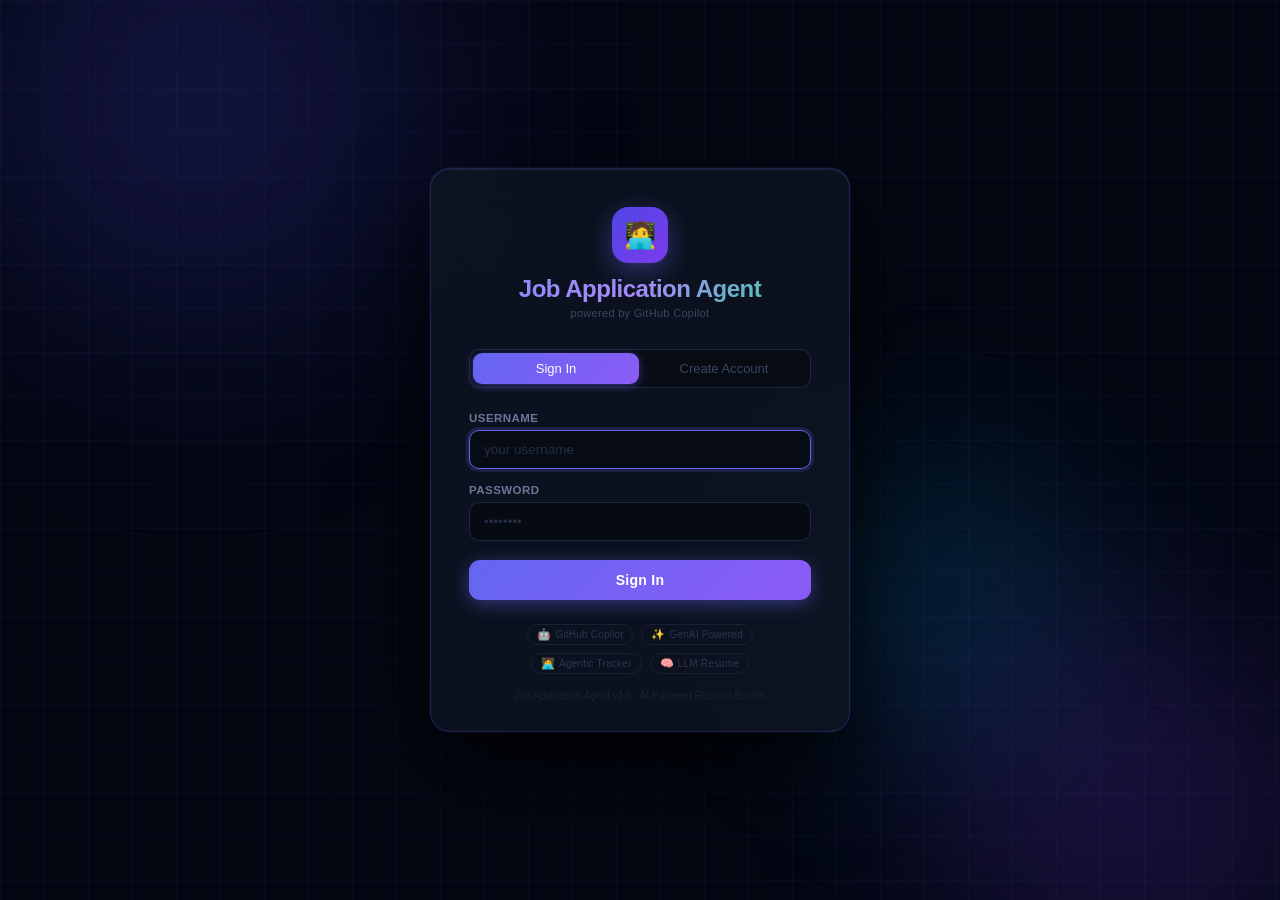
<file: app/static/login.html>
<!DOCTYPE html>
<html lang="en">
<head>
  <meta charset="UTF-8">
  <meta name="viewport" content="width=device-width, initial-scale=1.0">
  <title>Job Application Agent — Sign In</title>
  <style>
    *,*::before,*::after{box-sizing:border-box;margin:0;padding:0}
    html,body{height:100%;overflow:hidden}
    body{
      font-family:-apple-system,BlinkMacSystemFont,"Segoe UI",sans-serif;
      font-size:14px;
      background:#030712;
      color:#e8edf8;
      display:flex;
      align-items:center;
      justify-content:center;
      min-height:100vh;
    }

    /* ── Animated background ── */
    .bg{position:fixed;inset:0;overflow:hidden;z-index:0;pointer-events:none}
    .orb{
      position:absolute;border-radius:50%;
      filter:blur(90px);opacity:.28;
      animation:drift 14s ease-in-out infinite alternate;
    }
    .orb1{width:700px;height:700px;background:radial-gradient(circle,#4f46e5,transparent 70%);top:-250px;left:-150px;animation-duration:16s}
    .orb2{width:550px;height:550px;background:radial-gradient(circle,#7c3aed,transparent 70%);bottom:-180px;right:-120px;animation-duration:12s;animation-delay:-6s}
    .orb3{width:400px;height:400px;background:radial-gradient(circle,#0ea5e9,transparent 70%);top:45%;left:58%;animation-duration:18s;animation-delay:-10s}
    @keyframes drift{
      from{transform:translate(0,0) scale(1)}
      to{transform:translate(50px,35px) scale(1.07)}
    }
    .bg-grid{
      position:fixed;inset:0;pointer-events:none;z-index:1;
      background-image:
        linear-gradient(rgba(99,102,241,0.05) 1px,transparent 1px),
        linear-gradient(90deg,rgba(99,102,241,0.05) 1px,transparent 1px);
      background-size:44px 44px;
    }

    /* ── Card ── */
    .card{
      position:relative;z-index:10;
      width:420px;max-width:calc(100vw - 28px);
      background:rgba(14,20,34,0.88);
      border:1px solid rgba(99,102,241,0.22);
      border-radius:20px;
      padding:38px 38px 30px;
      backdrop-filter:blur(28px);
      -webkit-backdrop-filter:blur(28px);
      box-shadow:
        0 40px 90px rgba(0,0,0,0.75),
        0 0 0 1px rgba(99,102,241,0.1),
        inset 0 1px 0 rgba(255,255,255,0.07);
      animation:cardIn .4s cubic-bezier(0.34,1.56,0.64,1) both;
    }
    @keyframes cardIn{
      from{opacity:0;transform:translateY(24px) scale(.97)}
      to{opacity:1;transform:translateY(0) scale(1)}
    }

    /* ── Logo ── */
    .logo{text-align:center;margin-bottom:30px}
    .logo-icon{
      display:inline-flex;align-items:center;justify-content:center;
      width:56px;height:56px;border-radius:16px;margin-bottom:12px;
      background:linear-gradient(135deg,#4f46e5 0%,#7c3aed 100%);
      font-size:26px;
      box-shadow:0 8px 24px rgba(99,102,241,0.4);
    }
    .logo-text{
      display:block;font-size:24px;font-weight:800;letter-spacing:-.5px;
      background:linear-gradient(135deg,#818cf8 0%,#a78bfa 50%,#34d399 100%);
      -webkit-background-clip:text;-webkit-text-fill-color:transparent;background-clip:text;
    }
    .logo-sub{display:block;font-size:11px;color:#3a4560;font-weight:500;margin-top:4px;letter-spacing:.3px}

    /* ── Tabs ── */
    .auth-tabs{
      display:flex;background:rgba(6,10,18,0.7);
      border-radius:11px;padding:3px;margin-bottom:24px;
      border:1px solid rgba(30,42,69,0.9);gap:2px;
    }
    .auth-tab{
      flex:1;padding:8px 12px;border:none;border-radius:9px;
      cursor:pointer;font-size:13px;font-weight:500;
      background:transparent;color:#3a4560;
      transition:all .2s;font-family:inherit;
    }
    .auth-tab:hover:not(.active){color:#8a96b8;background:rgba(30,42,69,0.5)}
    .auth-tab.active{
      background:linear-gradient(135deg,#6366f1 0%,#8b5cf6 100%);
      color:#fff;box-shadow:0 2px 10px rgba(99,102,241,0.45);
    }

    /* ── Forms ── */
    .auth-form{display:none}
    .auth-form.active{display:flex;flex-direction:column;gap:15px}

    .field{display:flex;flex-direction:column;gap:6px}
    .field label{font-size:11.5px;color:#6a7898;font-weight:600;letter-spacing:.04em;text-transform:uppercase}
    .field input{
      background:rgba(6,10,18,0.8);
      border:1px solid rgba(30,42,69,0.9);
      border-radius:10px;color:#e8edf8;
      font-size:13.5px;padding:11px 14px;
      outline:none;transition:border-color .15s,box-shadow .15s;
      font-family:inherit;
    }
    .field input:focus{
      border-color:#6366f1;
      box-shadow:0 0 0 3px rgba(99,102,241,0.18);
    }
    .field input::placeholder{color:#252e45}

    /* ── Submit ── */
    .btn-submit{
      margin-top:4px;padding:12px;border:none;border-radius:11px;
      background:linear-gradient(135deg,#6366f1 0%,#8b5cf6 50%,#6366f1 100%);
      background-size:200% 100%;
      color:#fff;font-size:14px;font-weight:600;
      cursor:pointer;letter-spacing:.02em;
      transition:filter .15s,transform .12s,box-shadow .15s;
      box-shadow:0 4px 18px rgba(99,102,241,0.45);
      font-family:inherit;
      animation:btn-shift 4s linear infinite;
    }
    @keyframes btn-shift{
      0%{background-position:0% 50%}
      50%{background-position:100% 50%}
      100%{background-position:0% 50%}
    }
    .btn-submit:hover:not(:disabled){
      filter:brightness(1.1);transform:translateY(-1px);
      box-shadow:0 6px 24px rgba(99,102,241,0.55);
    }
    .btn-submit:active:not(:disabled){transform:translateY(0)}
    .btn-submit:disabled{opacity:.55;cursor:not-allowed;transform:none;animation:none}

    /* ── Messages ── */
    .msg{
      padding:10px 14px;border-radius:9px;
      font-size:12.5px;font-weight:500;display:none;
    }
    .msg.error{background:rgba(248,113,113,0.12);border:1px solid rgba(248,113,113,0.3);color:#f87171}
    .msg.success{background:rgba(52,211,153,0.12);border:1px solid rgba(52,211,153,0.3);color:#34d399}
    .msg.show{display:block}

    /* ── Feature pills ── */
    .auth-features{
      display:flex;justify-content:center;gap:8px;
      margin-top:24px;flex-wrap:wrap;
    }
    .feat{
      display:inline-flex;align-items:center;gap:4px;
      font-size:10px;color:#2a3550;letter-spacing:.2px;
      padding:3px 9px;border-radius:20px;
      border:1px solid rgba(30,42,69,0.6);
      transition:border-color .15s,color .15s;
    }
    .feat:hover{border-color:rgba(99,102,241,0.3);color:#4a5570}
    .feat-icon{font-size:11px}

    /* ── Spinner ── */
    .spinner{
      width:14px;height:14px;
      border:2px solid rgba(255,255,255,.3);
      border-top-color:#fff;border-radius:50%;
      animation:spin .6s linear infinite;
      display:inline-block;vertical-align:middle;margin-right:6px;
    }
    @keyframes spin{to{transform:rotate(360deg)}}

    /* ── Divider ── */
    .or-divider{
      display:flex;align-items:center;gap:10px;
      font-size:11px;color:#1e2840;margin:2px 0;
    }
    .or-divider::before,.or-divider::after{
      content:"";flex:1;height:1px;background:rgba(30,42,69,0.7);
    }

    /* ── Version ── */
    .version{text-align:center;margin-top:16px;font-size:10px;color:#1a2236}
  </style>
</head>
<body>
  <div class="bg">
    <div class="orb orb1"></div>
    <div class="orb orb2"></div>
    <div class="orb orb3"></div>
  </div>
  <div class="bg-grid"></div>

  <div class="card">
    <div class="logo">
      <div class="logo-icon">🧑‍💻</div>
      <span class="logo-text">Job Application Agent</span>
      <span class="logo-sub">powered by GitHub Copilot</span>
    </div>

    <div class="auth-tabs">
      <button class="auth-tab active" id="tabSignin" onclick="switchTab('signin')">Sign In</button>
      <button class="auth-tab" id="tabRegister" onclick="switchTab('register')">Create Account</button>
    </div>

    <!-- ── Sign In Form ── -->
    <div id="msgSignin" class="msg error"></div>
    <form id="formSignin" class="auth-form active" onsubmit="doSignin(event)">
      <div class="field">
        <label>Username</label>
        <input type="text" id="siUsername" placeholder="your username"
               autocomplete="username" required autofocus>
      </div>
      <div class="field">
        <label>Password</label>
        <input type="password" id="siPassword" placeholder="••••••••"
               autocomplete="current-password" required>
      </div>
      <button type="submit" class="btn-submit" id="btnSignin">Sign In</button>
    </form>

    <!-- ── Register Form ── -->
    <div id="msgRegister" class="msg error"></div>
    <form id="formRegister" class="auth-form" onsubmit="doRegister(event)">
      <div class="field">
        <label>Username</label>
        <input type="text" id="regUsername" placeholder="choose a username"
               autocomplete="username" required>
      </div>
      <div class="field">
        <label>Email <span style="color:#1e2840;font-weight:400;text-transform:none">(optional)</span></label>
        <input type="email" id="regEmail" placeholder="you@example.com"
               autocomplete="email">
      </div>
      <div class="field">
        <label>Password</label>
        <input type="password" id="regPassword" placeholder="min 6 characters"
               autocomplete="new-password" required>
      </div>
      <div class="field">
        <label>Confirm Password</label>
        <input type="password" id="regConfirm" placeholder="repeat password"
               autocomplete="new-password" required>
      </div>
      <button type="submit" class="btn-submit" id="btnRegister">Create Account</button>
    </form>

    <div class="auth-features">
      <span class="feat"><span class="feat-icon">🤖</span> GitHub Copilot</span>
      <span class="feat"><span class="feat-icon">✨</span> GenAI Powered</span>
      <span class="feat"><span class="feat-icon">🧑‍💻</span> Agentic Tracker</span>
      <span class="feat"><span class="feat-icon">🧠</span> LLM Resume</span>
    </div>
    <div class="version">Job Application Agent v1.0 · AI-Powered Resume Builder</div>
  </div>

  <script>
    // ── Tab switching ──────────────────────────────────────────────────
    function switchTab(tab) {
      ['Signin','Register'].forEach(t => {
        const active = t.toLowerCase() === tab;
        document.getElementById('tab' + t).classList.toggle('active', active);
        document.getElementById('form' + t).classList.toggle('active', active);
        hideMsg('msg' + t);
      });
    }

    // ── Message helpers ───────────────────────────────────────────────
    function showMsg(id, text, type = 'error') {
      const el = document.getElementById(id);
      el.textContent = text;
      el.className = 'msg ' + type + ' show';
    }
    function hideMsg(id) {
      const el = document.getElementById(id);
      if (el) el.className = 'msg error';
    }

    // ── Sign In ───────────────────────────────────────────────────────
    async function doSignin(e) {
      e.preventDefault();
      hideMsg('msgSignin');
      const btn = document.getElementById('btnSignin');
      btn.disabled = true;
      btn.innerHTML = '<span class="spinner"></span>Signing in…';
      const username = document.getElementById('siUsername').value.trim();
      const password = document.getElementById('siPassword').value;
      try {
        const r = await fetch('/api/auth/login', {
          method: 'POST',
          headers: { 'Content-Type': 'application/json' },
          body: JSON.stringify({ username, password }),
        });
        const data = await r.json();
        if (!r.ok) {
          showMsg('msgSignin', data.error || data.detail || 'Invalid username or password');
          return;
        }
        localStorage.setItem('rops_token', data.token);
        localStorage.setItem('rops_username', data.username);
        window.location.href = '/app';
      } catch {
        showMsg('msgSignin', 'Connection error — is the server running?');
      } finally {
        btn.disabled = false;
        btn.innerHTML = 'Sign In';
      }
    }

    // ── Register ──────────────────────────────────────────────────────
    async function doRegister(e) {
      e.preventDefault();
      hideMsg('msgRegister');
      const password = document.getElementById('regPassword').value;
      const confirm  = document.getElementById('regConfirm').value;
      if (password !== confirm) { showMsg('msgRegister', 'Passwords do not match'); return; }
      const btn = document.getElementById('btnRegister');
      btn.disabled = true;
      btn.innerHTML = '<span class="spinner"></span>Creating account…';
      const username = document.getElementById('regUsername').value.trim();
      const email    = document.getElementById('regEmail').value.trim();
      try {
        const r = await fetch('/api/auth/register', {
          method: 'POST',
          headers: { 'Content-Type': 'application/json' },
          body: JSON.stringify({ username, email, password }),
        });
        const data = await r.json();
        if (!r.ok) { showMsg('msgRegister', data.error || data.detail || 'Registration failed'); return; }
        showMsg('msgRegister', '✓ Account created! Signing you in…', 'success');
        // Auto sign-in after registration
        setTimeout(async () => {
          const r2 = await fetch('/api/auth/login', {
            method: 'POST',
            headers: { 'Content-Type': 'application/json' },
            body: JSON.stringify({ username, password }),
          });
          if (r2.ok) {
            const d2 = await r2.json();
            localStorage.setItem('rops_token', d2.token);
            localStorage.setItem('rops_username', d2.username);
            window.location.href = '/app';
          }
        }, 900);
      } catch {
        showMsg('msgRegister', 'Connection error — is the server running?');
      } finally {
        btn.disabled = false;
        btn.innerHTML = 'Create Account';
      }
    }

    // ── Already logged in? Redirect to app ───────────────────────────
    const _token = localStorage.getItem('rops_token');
    if (_token) {
      fetch('/api/auth/me', { headers: { 'X-Auth-Token': _token } })
        .then(r => { if (r.ok) window.location.href = '/app'; })
        .catch(() => {});
    }
  </script>
</body>
</html>
</file>
